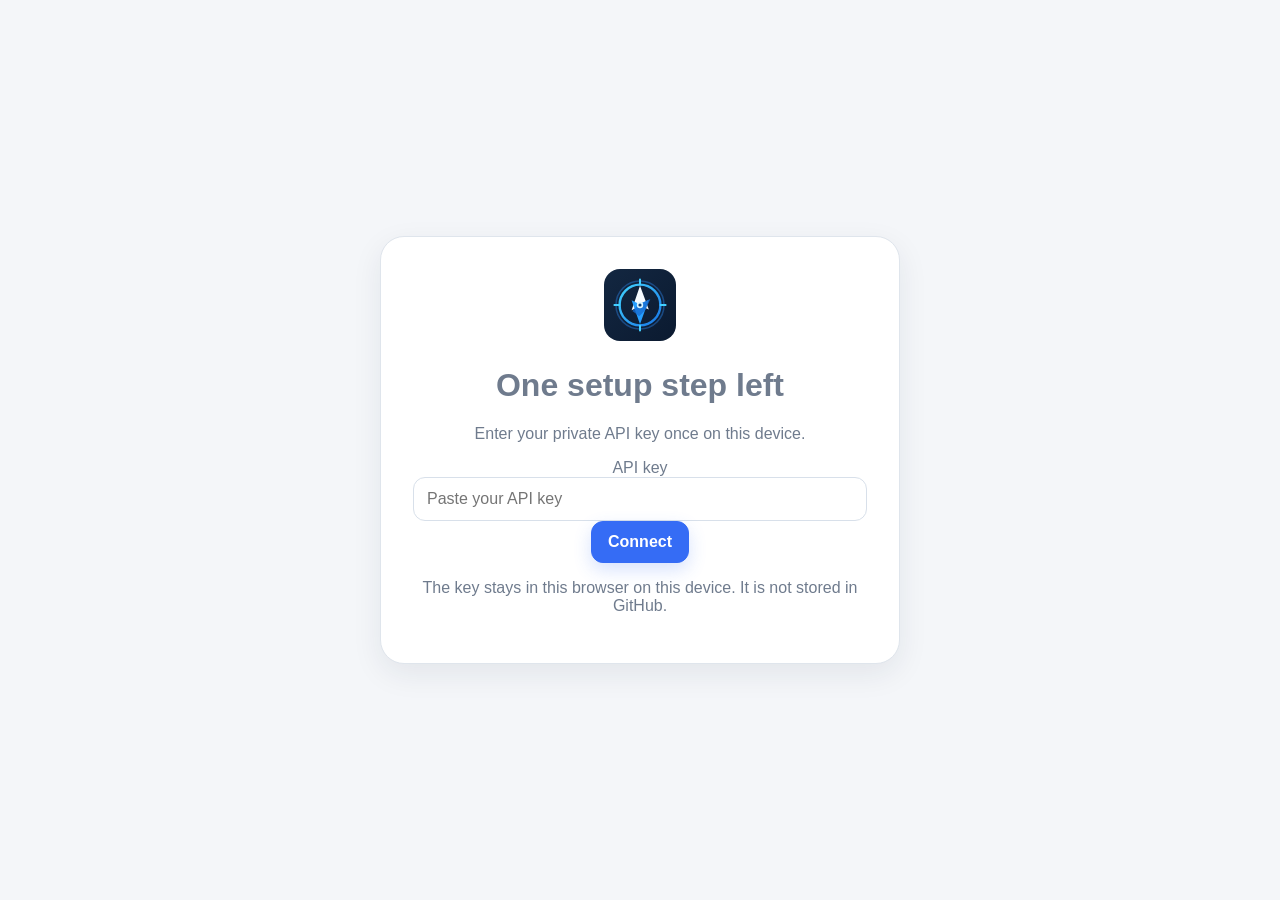
<file: index.html>
<!doctype html>
<html lang="en">
<head>
  <meta charset="utf-8">
  <meta name="viewport" content="width=device-width,initial-scale=1,viewport-fit=cover">
  <meta name="theme-color" content="#f4f6f9">
  <meta name="apple-mobile-web-app-capable" content="yes">
  <meta name="apple-mobile-web-app-status-bar-style" content="default">
  <meta name="apple-mobile-web-app-title" content="Forge Command">
  <title>Forge Command</title>
  <link rel="manifest" href="manifest.webmanifest">
  <link rel="icon" href="assets/icon.svg?v=3.9.0" type="image/svg+xml">
  <link rel="apple-touch-icon" href="assets/icon-180.png">
  <link rel="stylesheet" href="styles.css?v=3.9.0">
</head>
<body>
  <div id="boot" class="boot"><div class="spinner"></div><div>Connecting to your system…</div></div>
  <div id="setup" class="setup hidden">
    <div class="setup-card">
      <img src="assets/icon.svg" class="setup-logo" alt="">
      <h1>One setup step left</h1>
      <p>Enter your private API key once on this device.</p>
      <form id="setupForm">
        <input id="setupUrl" type="hidden">
        <label>API key</label>
        <input id="setupKey" class="field" type="password" autocomplete="off" placeholder="Paste your API key" required>
        <button class="btn primary" type="submit">Connect</button>
      </form>
      <p class="muted">The key stays in this browser on this device. It is not stored in GitHub.</p>
    </div>
  </div>

  <div id="app" class="shell hidden">
    <aside class="sidebar">
      <div class="brand">
        <div class="brand-mark"><img src="assets/icon.svg" alt=""></div>
        <div><strong>Forge Command</strong><span>PROFESSIONAL OPERATIONS · V3.9.0</span></div>
      </div>
      <nav id="sideNav"></nav>
      <div class="sidebar-foot">Google Sheets<br><span>Source of truth</span></div>
    </aside>

    <main class="main">
      <header class="topbar">
        <div>
          <div id="eyebrow" class="eyebrow">COMMAND CENTER</div>
          <h1 id="pageTitle">Today</h1>
          <div id="pageDate" class="page-date"></div>
        </div>
        <button id="headerAdd" class="btn primary">+ Add Action</button>
      </header>
      <section id="view"></section>
    </main>

    <nav id="bottomNav" class="bottom-nav"></nav>
    <button id="fab" class="fab" aria-label="Add action">+</button>
  </div>

  <div id="sheet" class="sheet hidden" aria-hidden="true">
    <div class="sheet-backdrop" data-close-sheet></div>
    <div class="sheet-panel">
      <div class="sheet-handle"></div>
      <div class="sheet-head"><h2 id="sheetTitle"></h2><button class="icon-btn" data-close-sheet>×</button></div>
      <div id="sheetBody"></div>
    </div>
  </div>

  <div id="toast" class="toast hidden"></div>

  <script src="config.js"></script>
  <script src="recurring36.js?v=3.9.0"></script>
  <script src="meeting39.js?v=3.9.0"></script>
  <script src="scheduler35.js?v=3.9.0"></script>
  <script src="atlas36-ui.js?v=3.9.0"></script>
  <script src="subactions38.js?v=3.9.0"></script>
  <script src="app.js?v=3.9.0"></script>
</body>
</html>
</file>
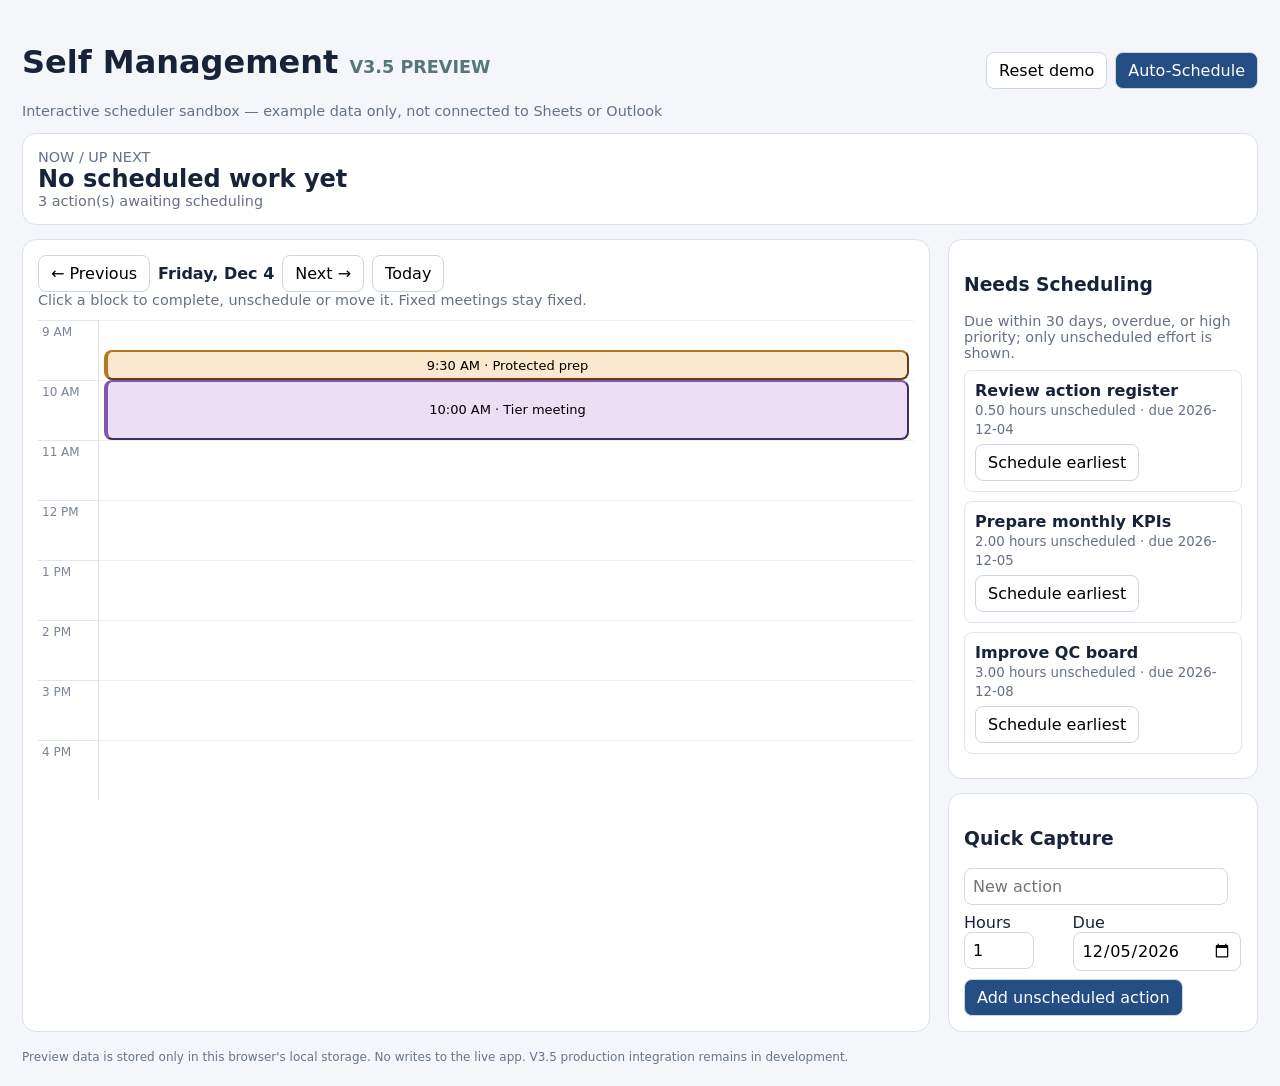
<file: calendar-v35-preview.html>
<!doctype html>
<html lang="en"><head><meta charset="utf-8"><meta name="viewport" content="width=device-width,initial-scale=1">
<title>V3.5 Scheduling Preview</title><link rel="stylesheet" href="styles.css">
<style>
body{background:#f4f6f9;font-family:system-ui,sans-serif;color:#172339;margin:0}.v35-wrap{max-width:1350px;margin:0 auto;padding:22px}.v35-top{display:flex;justify-content:space-between;align-items:center;gap:12px;flex-wrap:wrap}.v35-grid{display:grid;grid-template-columns:minmax(0,1fr) 310px;gap:18px}.v35-panel{background:white;border:1px solid #dce2e9;border-radius:14px;padding:15px;margin-top:14px}.v35-now{font-size:1.5rem;font-weight:750}.v35-muted{color:#657284;font-size:.9rem}.v35-toolbar{display:flex;gap:8px;flex-wrap:wrap;align-items:center}.v35-btn{padding:8px 12px;border:1px solid #cdd7e3;background:white;border-radius:8px;cursor:pointer}.v35-btn.primary{background:#234d83;color:white}.v35-timeline{display:grid;grid-template-columns:60px minmax(0,1fr);margin-top:12px}.v35-hour{height:60px;border-top:1px solid #e1e6ec;color:#788496;padding:4px;font-size:12px}.v35-track{position:relative;background:repeating-linear-gradient(to bottom,#e1e6ec 0px,#fff 1px,#fff 60px);border-left:1px solid #dce2e9}.v35-event{position:absolute;left:5px;right:5px;border-radius:8px;padding:6px 8px;overflow:hidden;font-size:13px;border-left:4px solid #306db6;background:#dceafa;cursor:pointer;box-sizing:border-box}.v35-event.meeting{background:#ebdef5;border-color:#8255ae}.v35-event.prep{background:#fae9ce;border-color:#b5771c}.v35-event.manual{background:#d9f0e6;border-color:#21866c}.v35-task{border:1px solid #e1e6ec;border-radius:8px;padding:10px;margin:9px 0}.v35-task strong{display:block}.v35-task small{color:#657284}.v35-task button{margin:6px 4px 0 0}.v35-select{padding:8px;border:1px solid #d0d8e2;border-radius:8px;max-width:100%}.v35-banner{background:#fff2ce;padding:10px;border-radius:8px;margin:10px 0;font-size:.85rem}.v35-footer{font-size:12px;color:#697586;margin-top:18px}@media(max-width:780px){.v35-grid{grid-template-columns:1fr}.v35-wrap{padding:10px}}
</style></head><body><main class="v35-wrap">
<div class="v35-top"><div><h1>Self Management <span style="font-size:.55em;color:#577">V3.5 PREVIEW</span></h1><div class="v35-muted">Interactive scheduler sandbox — example data only, not connected to Sheets or Outlook</div></div><div class="v35-toolbar"><button class="v35-btn" id="reset">Reset demo</button><button class="v35-btn primary" id="autoschedule">Auto-Schedule</button></div></div>
<section class="v35-panel"><div class="v35-muted">NOW / UP NEXT</div><div id="upnext" class="v35-now">Loading…</div><div id="summary" class="v35-muted"></div></section>
<div class="v35-grid"><section class="v35-panel"><div class="v35-toolbar"><button class="v35-btn" id="previous">← Previous</button><strong id="daytitle"></strong><button class="v35-btn" id="next">Next →</button><button class="v35-btn" id="today">Today</button></div><div class="v35-muted">Click a block to complete, unschedule or move it. Fixed meetings stay fixed.</div><div id="conflicts"></div><div id="timeline"></div></section>
<aside><section class="v35-panel"><h3>Needs Scheduling</h3><div class="v35-muted">Due within 30 days, overdue, or high priority; only unscheduled effort is shown.</div><div id="queue"></div></section><section class="v35-panel"><h3>Quick Capture</h3><form id="capture"><input id="taskname" class="v35-select" placeholder="New action" required style="width:95%"><div style="display:flex;gap:8px;margin:8px 0"><label>Hours <input id="hours" class="v35-select" type="number" min=".25" step=".25" value="1" required style="width:70px"></label><label>Due <input id="due" class="v35-select" type="date" required></label></div><button class="v35-btn primary" type="submit">Add unscheduled action</button></form></section></aside></div>
<div class="v35-footer">Preview data is stored only in this browser's local storage. No writes to the live app. V3.5 production integration remains in development.</div>
</main><script src="scheduler-v35.js"></script><script>
(()=>{
const S=window.SelfManagementScheduler,store='sm-v35-demo-2',pad=n=>String(n).padStart(2,'0');
const day=(d)=>d.getFullYear()+'-'+pad(d.getMonth()+1)+'-'+pad(d.getDate());
const shift=(d,n)=>{let x=new Date(d);x.setDate(x.getDate()+n);return x};
const start=d=>d+'T09:00',end=d=>d+'T17:00',date=new Date();
let cursor=day(date),value;
const make=()=>{const d=day(date);return {tasks:[{actionId:'1',task:'Prepare monthly KPIs',dueDate:day(shift(date,1)),priority:'High',estimatedMinutes:120,status:'Open'},{actionId:'2',task:'Improve QC board',dueDate:day(shift(date,4)),priority:'Medium',estimatedMinutes:180,status:'Open'},{actionId:'3',task:'Review action register',dueDate:d,priority:'Medium',estimatedMinutes:30,status:'Open'}],blocks:[{kind:'meeting',start:d+'T10:00',end:d+'T11:00',title:'Tier meeting'},{kind:'prep',start:d+'T09:30',end:d+'T10:00',title:'Protected prep'}]};};
try{value=JSON.parse(localStorage.getItem(store))||make()}catch{value=make()}
const save=()=>{localStorage.setItem(store,JSON.stringify(value));render()};
const fmt=t=>new Date(t).toLocaleTimeString([],{hour:'numeric',minute:'2-digit'});
function schedule(){const dates=Array.from({length:30},(_,i)=>day(shift(new Date(),i)));const result=S.autoSchedule({tasks:value.tasks,blocks:value.blocks,workWindows:dates.filter(d=>{const n=new Date(d+'T12:00').getDay();return n>0&&n<6}).map(d=>({start:start(d),end:end(d)})),now:new Date()});value.blocks=result.blocks;save();}
function showBlock(b){if(b.kind==='meeting'||b.kind==='prep'){alert('Protected calendar commitment — cannot move automatically.');return}
const task=value.tasks.find(t=>t.actionId===b.actionId);const choice=prompt('Action: '+(task?.task||'')+'\nEnter: done, more, unschedule, next, or cancel','more');if(!choice)return;
if(choice==='unschedule'||choice==='next'){value.blocks=value.blocks.filter(x=>x!==b);if(choice==='next'){const n=new Date(b.start);n.setDate(n.getDate()+7);const e=new Date(b.end);e.setDate(e.getDate()+7);value.blocks.push({...b,start:local(n),end:local(e),kind:'manual'})}save();return}
if(choice==='done'||choice==='more'){const answer=choice==='done'?confirm('Did you COMPLETE the whole action?'):false;
value.blocks=value.blocks.filter(x=>x!==b);
if(answer){task.status='Done';task.remainingMinutes=0;value.blocks=value.blocks.filter(x=>x.actionId!==task.actionId)}
else {const x=prompt('How many hours of work remain?',String(task?.remainingMinutes!=null?task.remainingMinutes/60:task.estimatedMinutes/60));if(x===null)return save();const n=Number(x);if(!Number.isFinite(n)||n<0)return alert('Enter valid hours');task.remainingMinutes=Math.round(n*60)}
save();}
}
function local(d){return day(d)+'T'+pad(d.getHours())+':'+pad(d.getMinutes())}
function render(){document.getElementById('due').value ||=day(shift(new Date(),1));document.getElementById('daytitle').textContent=new Date(cursor+'T12:00').toLocaleDateString([],{weekday:'long',month:'short',day:'numeric'});
const blocks=value.blocks.filter(b=>b.start.slice(0,10)===cursor).sort((a,b)=>a.start.localeCompare(b.start));let hours='',events='';
for(let h=9;h<17;h++)hours+='<div class="v35-hour">'+((h+11)%12+1)+(h<12?' AM':' PM')+'</div>';
const track=document.createElement('div');track.className='v35-track';track.style.height='480px';
blocks.forEach((b,i)=>{const t=new Date(b.start),e=new Date(b.end);const from=Math.max(0,(t.getHours()-9)*60+t.getMinutes()),length=Math.max(20,Math.round((e-t)/60000));const el=document.createElement('button');el.className='v35-event '+b.kind;el.style.top=from+'px';el.style.height=Math.min(length,480-from)+'px';el.textContent=fmt(b.start)+' · '+(b.title||value.tasks.find(x=>x.actionId===b.actionId)?.task||'Action');el.onclick=()=>showBlock(b);track.appendChild(el)});
const timeline=document.getElementById('timeline');timeline.innerHTML='<div class="v35-timeline"><div>'+hours+'</div><div id="v35-track"></div></div>';document.getElementById('v35-track').replaceWith(track);
const queue=S.needsScheduling(value.tasks,value.blocks,new Date());document.getElementById('queue').innerHTML=queue.length?'':'<p class="v35-muted">Everything in the horizon has a slot.</p>';
queue.forEach(t=>{const el=document.createElement('div');el.className='v35-task';const name=document.createElement('strong');name.textContent=t.task;el.appendChild(name);const details=document.createElement('small');details.textContent=(t.unscheduledMinutes/60).toFixed(2)+' hours unscheduled · due '+(t.dueDate||'anytime');el.appendChild(details);const b=document.createElement('button');b.className='v35-btn';b.textContent='Schedule earliest';b.onclick=schedule;el.appendChild(document.createElement('br'));el.appendChild(b);document.getElementById('queue').appendChild(el)});
const future=value.blocks.filter(b=>b.kind!=='meeting'&&b.kind!=='prep'&&new Date(b.end)>new Date()).sort((a,b)=>a.start.localeCompare(b.start));const upcoming=future[0];document.getElementById('upnext').textContent=upcoming?(value.tasks.find(t=>t.actionId===upcoming.actionId)?.task||'Action'):'No scheduled work yet';document.getElementById('summary').textContent=upcoming?fmt(upcoming.start)+' – '+fmt(upcoming.end)+' · '+((new Date(upcoming.end)-new Date(upcoming.start))/3600000).toFixed(1)+' h':queue.length+' action(s) awaiting scheduling';
const conflict=value.blocks.filter(b=>b.kind==='manual'&&value.blocks.some(m=>m.kind==='meeting'&&S.overlaps(b,m)));document.getElementById('conflicts').innerHTML=conflict.length?'<p class="v35-banner">⚠ Manually scheduled work overlaps a meeting. Please resolve it.</p>':'';}
document.getElementById('autoschedule').onclick=schedule;document.getElementById('reset').onclick=()=>{if(confirm('Reset this demo?')){value=make();save()}};document.getElementById('previous').onclick=()=>{cursor=day(shift(new Date(cursor+'T12:00'),-1));render()};document.getElementById('next').onclick=()=>{cursor=day(shift(new Date(cursor+'T12:00'),1));render()};document.getElementById('today').onclick=()=>{cursor=day(new Date());render()};
document.getElementById('capture').onsubmit=e=>{e.preventDefault();value.tasks.push({actionId:'preview-'+Date.now(),task:document.getElementById('taskname').value.trim(),dueDate:document.getElementById('due').value,priority:'Medium',estimatedMinutes:Math.round(Number(document.getElementById('hours').value)*60),status:'Open'});document.getElementById('taskname').value='';save()};render();
})();
</script></body></html>
</file>
<file: styles.css>
:root{--bg:#f4f6f9;--card:#fff;--ink:#14213d;--muted:#6f7b8d;--line:#dfe5ec;--blue:#356cf5;--blue2:#2557d6;--soft:#edf3ff;--red:#d74444;--amber:#a76d00;--green:#2d9d59;--shadow:0 10px 30px rgba(20,33,61,.08);--radius:18px;--safe-bottom:env(safe-area-inset-bottom,0px)}
*{box-sizing:border-box}html,body{margin:0;min-height:100%;font-family:Inter,-apple-system,BlinkMacSystemFont,"Segoe UI",Roboto,Arial,sans-serif;color:var(--ink);background:var(--bg)}button,input,select,textarea{font:inherit}button{cursor:pointer}.hidden{display:none!important}.boot,.setup{min-height:100vh;display:grid;place-items:center;gap:14px;color:var(--muted)}.spinner{width:28px;height:28px;border:3px solid #d9e2f2;border-top-color:var(--blue);border-radius:50%;animation:spin .8s linear infinite}@keyframes spin{to{transform:rotate(360deg)}}.setup-card{max-width:520px;background:#fff;border:1px solid var(--line);border-radius:24px;padding:32px;text-align:center;box-shadow:var(--shadow)}.setup-logo{width:72px}.setup-card code{background:#f0f3f8;padding:2px 6px;border-radius:6px}.muted{color:var(--muted)}
.shell{min-height:100vh}.sidebar{position:fixed;left:0;top:0;bottom:0;width:260px;background:#fff;border-right:1px solid var(--line);padding:24px 18px;display:flex;flex-direction:column;z-index:20}.brand{display:flex;gap:12px;align-items:center;padding:4px 8px 22px}.brand-mark{width:46px;height:46px;flex:0 0 46px}.brand-mark img{display:block;width:100%;height:100%;object-fit:contain}.brand strong{display:block;font-size:17px}.brand span{display:block;color:var(--muted);font-size:12px;margin-top:3px}.sidebar nav{display:grid;gap:6px}.nav-btn{border:0;background:transparent;color:#536073;padding:12px 14px;border-radius:12px;display:flex;align-items:center;gap:12px;text-align:left;font-weight:650}.nav-btn.active{background:var(--soft);color:var(--blue)}.nav-ico{width:20px;text-align:center}.sidebar-foot{margin-top:auto;padding:12px;color:#8d98a8;font-size:12px}.sidebar-foot span{font-size:11px}.main{margin-left:260px;padding:34px 38px 70px;max-width:1500px}.topbar{display:flex;justify-content:space-between;align-items:flex-start;margin-bottom:28px}.eyebrow{font-size:12px;letter-spacing:.18em;color:var(--blue);font-weight:800}.topbar h1{font-size:34px;margin:5px 0 4px;letter-spacing:-.03em}.page-date{color:var(--muted)}.btn{border:1px solid var(--line);background:#fff;color:var(--ink);border-radius:12px;padding:11px 16px;font-weight:750}.btn.primary{background:var(--blue);border-color:var(--blue);color:#fff;box-shadow:0 7px 18px rgba(53,108,245,.2)}.btn.ghost{background:transparent}.btn.danger{color:var(--red)}
.kpis{display:grid;grid-template-columns:repeat(4,1fr);gap:14px;margin-bottom:18px}.kpi{background:#fff;border:1px solid var(--line);border-radius:var(--radius);padding:19px;min-height:112px}.kpi-label{font-size:11px;font-weight:800;letter-spacing:.12em;color:#6b7688}.kpi-value{font-size:30px;font-weight:850;margin-top:12px}.kpi-sub{font-size:12px;color:var(--muted);margin-top:4px}.card{background:var(--card);border:1px solid var(--line);border-radius:var(--radius);box-shadow:0 2px 8px rgba(20,33,61,.02);overflow:hidden;margin-bottom:16px}.card-head{padding:17px 19px;border-bottom:1px solid var(--line);display:flex;align-items:center;justify-content:space-between;gap:12px}.card-head h3{margin:0;font-size:17px}.card-head p{margin:4px 0 0;color:var(--muted);font-size:12px}.card-body{padding:12px 18px}.action-row{display:grid;grid-template-columns:32px minmax(0,1fr) auto;gap:12px;align-items:center;padding:13px 0;border-bottom:1px solid #edf0f4}.action-row:last-child{border-bottom:0}.check{width:24px;height:24px;border:1.5px solid #cfd8e5;border-radius:8px;background:#fff}.action-main strong{display:block;font-size:14px}.meta{display:flex;flex-wrap:wrap;gap:7px;color:var(--muted);font-size:11px;margin-top:5px}.pill{display:inline-flex;align-items:center;border-radius:999px;padding:3px 7px;font-size:10px;font-weight:800;background:#eef2f7;color:#586477}.pill.high{background:#fff0f0;color:#c13737}.pill.medium{background:#fff7df;color:#966400}.pill.low{background:#edf7ef;color:#34774b}.row-actions{display:flex;gap:8px}.link-btn{border:0;background:transparent;color:var(--blue);font-weight:750;padding:6px}.quick{display:grid;grid-template-columns:1fr auto;gap:10px}.field,textarea,select{width:100%;border:1px solid #d8e0ea;border-radius:12px;background:#fff;padding:12px 13px;color:var(--ink);outline:none}.field:focus,textarea:focus,select:focus{border-color:#8ca9ff;box-shadow:0 0 0 3px rgba(53,108,245,.1)}textarea{min-height:110px;resize:vertical}.form-grid{display:grid;grid-template-columns:1fr 1fr;gap:13px}.form-group{display:grid;gap:6px}.form-group.full{grid-column:1/-1}.form-group label{font-size:12px;color:#5f6b7d;font-weight:700}.toggle-row{display:flex;align-items:center;gap:9px}.empty{padding:28px;text-align:center;color:var(--muted)}
.filters{display:grid;grid-template-columns:1fr 160px 160px;gap:10px;margin-bottom:12px}.action-table{width:100%;border-collapse:collapse}.action-table th{text-align:left;color:#7b8798;font-size:10px;letter-spacing:.08em;padding:10px 12px;border-bottom:1px solid var(--line)}.action-table td{padding:12px;border-bottom:1px solid #edf0f4;font-size:12px;vertical-align:middle}.action-table tr:last-child td{border-bottom:0}.task-cell strong{display:block;font-size:13px}.task-cell span{display:block;color:var(--muted);margin-top:3px;font-size:11px}
.calendar-toolbar{display:flex;justify-content:space-between;gap:12px;align-items:center;flex-wrap:wrap}.seg{display:flex;background:#eff3f8;padding:3px;border-radius:10px}.seg button{border:0;background:transparent;padding:8px 12px;border-radius:8px;color:#6d7889;font-weight:750}.seg button.active{background:#fff;color:var(--blue);box-shadow:0 1px 4px rgba(0,0,0,.08)}.cal-nav{display:flex;gap:7px}.cal-grid{display:grid;grid-template-columns:repeat(7,1fr);border-top:1px solid var(--line);border-left:1px solid var(--line)}.cal-cell{min-height:132px;border-right:1px solid var(--line);border-bottom:1px solid var(--line);padding:8px;background:#fff}.cal-day{font-weight:800;font-size:12px;margin-bottom:8px}.cal-day.today span{display:inline-grid;place-items:center;background:var(--blue);color:#fff;width:26px;height:26px;border-radius:50%}.cal-event{font-size:10px;padding:5px 6px;background:#edf3ff;color:#2f57bd;border-radius:6px;margin:4px 0;white-space:nowrap;overflow:hidden;text-overflow:ellipsis}.cal-routine{font-size:10px;color:#6e7786;margin-top:5px}.week-grid{display:grid;grid-template-columns:repeat(7,1fr);gap:10px}.week-day{background:#fff;border:1px solid var(--line);border-radius:14px;padding:12px;min-height:240px}.week-day h4{margin:0 0 9px;font-size:12px}.day-list{display:grid;gap:10px}.agenda-item{border:1px solid var(--line);border-radius:12px;padding:12px;background:#fff}.agenda-item strong{display:block}.agenda-item .meta{margin-top:6px}
.more-grid{display:grid;grid-template-columns:repeat(2,minmax(0,1fr));gap:12px}.more-card{background:#fff;border:1px solid var(--line);border-radius:16px;padding:18px;text-align:left}.more-card strong{display:block;font-size:16px}.more-card span{display:block;color:var(--muted);font-size:12px;margin-top:4px}.log-row,.brag-row,.project-row{padding:14px 0;border-bottom:1px solid #edf0f4}.log-row:last-child,.brag-row:last-child,.project-row:last-child{border-bottom:0}.log-row strong,.brag-row strong,.project-row strong{display:block}.project-grid{display:grid;grid-template-columns:repeat(3,1fr);gap:12px}.project-tile{background:#fff;border:1px solid var(--line);border-radius:16px;padding:16px}.project-tile h3{margin:0 0 7px}.status-dot{width:9px;height:9px;border-radius:50%;display:inline-block;margin-right:5px}.status-dot.green{background:#38a85d}.status-dot.yellow{background:#dfae2d}.status-dot.red{background:#db5252}
.sheet{position:fixed;inset:0;z-index:100}.sheet-backdrop{position:absolute;inset:0;background:rgba(19,30,50,.36)}.sheet-panel{position:absolute;right:0;top:0;bottom:0;width:min(560px,94vw);background:#fff;padding:22px;overflow:auto;box-shadow:-15px 0 40px rgba(0,0,0,.16)}.sheet-handle{display:none}.sheet-head{display:flex;align-items:center;justify-content:space-between;margin-bottom:18px}.sheet-head h2{margin:0}.icon-btn{border:0;background:#f0f3f7;width:36px;height:36px;border-radius:50%;font-size:22px}.sheet-actions{display:flex;justify-content:flex-end;gap:10px;margin-top:18px}.toast{position:fixed;left:50%;bottom:30px;transform:translateX(-50%);background:#17223a;color:#fff;padding:11px 16px;border-radius:12px;z-index:200;box-shadow:var(--shadow)}.bridge{position:fixed;width:1px;height:1px;opacity:0;pointer-events:none;border:0}.bottom-nav,.fab{display:none}

@media(max-width:800px){
 body{background:#f5f7fa}.sidebar{display:none}.main{margin-left:0;padding:0 0 calc(82px + var(--safe-bottom));max-width:none}.topbar{position:sticky;top:0;z-index:15;background:rgba(245,247,250,.96);backdrop-filter:blur(12px);padding:16px 16px 12px;margin:0;border-bottom:1px solid #e6ebf1}.eyebrow{font-size:10px}.topbar h1{font-size:27px;margin-top:3px}.page-date{font-size:13px}.topbar .btn{display:none}#view{padding:12px}.kpis{grid-template-columns:1fr 1fr;gap:10px;margin-bottom:12px}.kpi{padding:14px;min-height:92px;border-radius:15px}.kpi-value{font-size:26px;margin-top:9px}.kpi-sub{display:none}.card{border-radius:16px;margin-bottom:12px;box-shadow:none}.card-head{padding:14px}.card-body{padding:6px 14px}.action-row{grid-template-columns:30px 1fr;padding:13px 0}.row-actions{grid-column:2;justify-content:flex-start;margin-top:-4px}.quick{grid-template-columns:1fr}.quick .btn{width:100%}.filters{grid-template-columns:1fr 1fr}.filters .search{grid-column:1/-1}.action-table{display:block}.action-table thead{display:none}.action-table tbody,.action-table tr,.action-table td{display:block}.action-table tr{border-bottom:1px solid #e8edf3;padding:12px}.action-table td{padding:3px 0;border:0}.action-table td:not(:first-child){font-size:11px;color:var(--muted)}.task-cell strong{font-size:15px}.form-grid{grid-template-columns:1fr}.form-group.full{grid-column:auto}.calendar-toolbar{align-items:stretch}.seg{width:100%}.seg button{flex:1}.cal-grid,.week-grid{display:block;border:0}.cal-cell,.week-day{min-height:auto;border:1px solid var(--line);border-radius:13px;margin-bottom:9px;padding:12px}.cal-cell.other-month{display:none}.calendar-month .cal-cell:not(.has-items):not(.today-cell){display:none}.calendar-month .cal-day{font-size:14px}.project-grid,.more-grid{grid-template-columns:1fr}.sheet-panel{top:auto;right:0;left:0;bottom:0;width:100%;max-height:92vh;border-radius:22px 22px 0 0;padding:12px 16px calc(20px + var(--safe-bottom))}.sheet-handle{display:block;width:42px;height:5px;border-radius:5px;background:#d6dde7;margin:2px auto 12px}.sheet-head{margin-bottom:14px}.bottom-nav{display:grid;position:fixed;left:0;right:0;bottom:0;grid-template-columns:repeat(4,1fr);background:rgba(255,255,255,.97);border-top:1px solid var(--line);z-index:30;padding:7px 6px calc(7px + var(--safe-bottom));backdrop-filter:blur(14px)}.bottom-nav button{border:0;background:transparent;display:grid;gap:3px;place-items:center;color:#697587;font-size:10px;font-weight:750;padding:5px;border-radius:10px}.bottom-nav button.active{color:var(--blue);background:#eef3ff}.bottom-nav .ico{font-size:18px}.fab{display:grid;place-items:center;position:fixed;right:16px;bottom:calc(75px + var(--safe-bottom));width:54px;height:54px;border:0;border-radius:50%;background:var(--blue);color:#fff;font-size:30px;box-shadow:0 9px 24px rgba(53,108,245,.35);z-index:29}.toast{bottom:calc(90px + var(--safe-bottom));max-width:90%;white-space:normal;text-align:center}.hide-mobile{display:none!important}
}


/* V3.2 Goals */
.goal-grid{display:grid;grid-template-columns:repeat(3,minmax(0,1fr));gap:14px;margin-bottom:16px}.goal-card{width:100%;color:var(--ink);background:#fff;border:1px solid var(--line);border-radius:18px;padding:18px;text-align:left;box-shadow:0 2px 8px rgba(20,33,61,.02);transition:transform .12s ease,border-color .12s ease,box-shadow .12s ease}.goal-card:hover{transform:translateY(-1px);border-color:#c8d5eb;box-shadow:0 8px 22px rgba(20,33,61,.07)}.goal-card h3{font-size:17px;line-height:1.3;margin:14px 0 7px}.goal-card-top{display:flex;justify-content:space-between;align-items:center;gap:10px}.goal-health{display:inline-flex;align-items:center;gap:6px;font-size:10px;font-weight:850;text-transform:uppercase;letter-spacing:.06em}.goal-health:before{content:"";width:8px;height:8px;border-radius:50%;background:#8c98a8}.goal-health.green:before{background:#38a85d}.goal-health.yellow:before{background:#dfae2d}.goal-health.red:before{background:#db5252}.progress{height:8px;background:#edf1f6;border-radius:999px;overflow:hidden;margin:16px 0 8px}.progress>div{height:100%;background:linear-gradient(90deg,var(--blue),#6f8fff);border-radius:inherit;min-width:0}.progress.large{height:11px;margin:18px 0 9px}.goal-progress-row{display:flex;justify-content:space-between;gap:12px;align-items:center;color:var(--muted);font-size:11px}.goal-progress-row strong{color:var(--ink);font-size:13px}.goal-detail-head{display:flex;justify-content:space-between;gap:16px;align-items:flex-start;margin:2px 0 18px;padding:16px;border:1px solid var(--line);border-radius:16px;background:#f8faff}.goal-detail-head>div{min-width:0;flex:1}.goal-milestone{display:grid;grid-template-columns:30px minmax(0,1fr) auto;gap:12px;align-items:center;padding:13px 0;border-bottom:1px solid #edf0f4}.goal-milestone:last-child{border-bottom:0}.goal-measure p{margin:0;line-height:1.55}.goal-measure-grid{display:grid;grid-template-columns:1fr 1fr;gap:10px;margin-top:14px}.goal-measure-grid>div{padding:13px;border-radius:12px;background:#f5f7fb;border:1px solid #e8edf3}.goal-measure-grid span{display:block;color:var(--muted);font-size:10px;text-transform:uppercase;letter-spacing:.08em;font-weight:800}.goal-measure-grid strong{display:block;margin-top:5px;font-size:16px}.goal-link{color:#4d69ad}.inline-actions{display:flex;gap:4px;align-items:center;flex-wrap:wrap}.linked-button-row{display:block;width:100%;border:0;border-bottom:1px solid #edf0f4;background:transparent;padding:14px 0;text-align:left;color:var(--ink)}.linked-button-row:last-child{border-bottom:0}.linked-button-row:hover strong{color:var(--blue)}.linked-button-row strong{display:block}.project-detail-tools{display:flex;align-items:center;justify-content:space-between;gap:12px;margin-bottom:14px}.sheet-panel.wide{width:min(860px,94vw)}

/* V3.1 Notes */
.notes-toolbar{margin-bottom:12px}.note-card{border:1px solid var(--line);border-radius:14px;padding:15px 16px;margin-bottom:10px;background:#fff}.note-card:last-child{margin-bottom:0}.note-top{display:flex;justify-content:space-between;gap:12px;align-items:flex-start}.note-top strong{font-size:15px}.note-text{margin-top:10px;line-height:1.55;color:#354052;white-space:normal}.note-delete{color:var(--red)}
@media(max-width:800px){.note-card{padding:14px}.note-top{display:block}.note-top .row-actions{margin-top:8px;display:flex;gap:12px}.note-text{font-size:14px}}

@media(max-width:800px){.goal-grid{grid-template-columns:1fr;gap:10px}.goal-card{padding:16px;border-radius:16px}.goal-card h3{font-size:16px;margin:12px 0 6px}.goal-progress-row{align-items:flex-start}.goal-progress-row span{text-align:right}.goal-detail-head{display:block;padding:14px}.goal-detail-head>.btn{margin-top:12px;width:100%}.goal-measure-grid{grid-template-columns:1fr 1fr}.goal-milestone{grid-template-columns:30px minmax(0,1fr)}.goal-milestone>.link-btn{grid-column:2;justify-self:start;padding-left:0}.sheet-panel.wide{width:100%}.project-detail-tools{align-items:flex-start}.project-detail-tools .btn{flex:0 0 auto}.inline-actions{justify-content:flex-end}}

/* V3.3 Time Tracking */
.time-two-col{display:grid;grid-template-columns:1fr 1fr;gap:16px}.time-break-row{display:flex;justify-content:space-between;align-items:center;gap:12px;padding:11px 0;border-bottom:1px solid #edf0f4}.time-break-row:last-child{border-bottom:0}.time-entry-row{width:100%;display:grid;grid-template-columns:minmax(0,1fr) auto;gap:16px;align-items:center;text-align:left;border:0;border-bottom:1px solid #edf0f4;background:transparent;padding:13px 0;color:var(--ink)}.time-entry-row:last-child{border-bottom:0}.time-entry-row:hover strong:first-child{color:var(--blue)}.completion-action{padding:14px 15px;border:1px solid var(--line);border-radius:14px;background:#f7f9fd;margin-bottom:14px}.completion-action strong{display:block;font-size:15px}.time-entry-row>strong{font-size:15px}.btn.danger{color:#bb3344}.btn.danger:hover{background:#fff2f3}.goal-detail-head .inline-actions,.project-detail-tools .inline-actions{display:flex;gap:8px;flex-wrap:wrap}
@media(max-width:800px){.time-two-col{grid-template-columns:1fr}.time-entry-row{grid-template-columns:minmax(0,1fr) auto}.goal-detail-head .inline-actions,.project-detail-tools .inline-actions{width:100%;margin-top:10px}.goal-detail-head .inline-actions .btn,.project-detail-tools .inline-actions .btn{flex:1}.completion-action{margin-bottom:12px}}
/* V3.4 – overdue visibility and save feedback */
.action-row.today-overdue{background:#fff0f0;border-left:4px solid #d74444;padding-left:12px;border-radius:7px;}
.action-row.today-overdue .action-main strong{color:#8d2222;}
.action-row.today-overdue .meta:after{content:"OVERDUE";color:#b4232c;font-size:10px;font-weight:800;letter-spacing:.05em;}
.repeat-preview-row{display:flex;justify-content:space-between;align-items:center;gap:12px;padding:12px 4px;border-bottom:1px solid #edf0f4;}
.repeat-preview-row:last-child{border-bottom:0;}
.repeat-preview-row strong{font-size:13px;}
.repeat-date{white-space:nowrap;color:var(--muted);font-size:12px;}
.sheet-actions button:disabled{cursor:wait;opacity:.7;}


/* V3.5 — calendar-first planning */
.plan-head{display:flex;align-items:center;justify-content:space-between;gap:18px;margin-bottom:16px;padding:18px 20px;background:#172746;color:#fff;border-radius:18px}
.plan-head h2{margin:6px 0 0;font-size:22px;letter-spacing:-.02em}.plan-eyebrow{font-size:10px;font-weight:800;letter-spacing:.16em;color:#99b7ff}.plan-head .btn{background:#fff;color:#233a66;border-color:#fff;font-size:12px}
.plan-now-grid{display:grid;grid-template-columns:1fr 1fr;gap:12px;margin-bottom:12px}.plan-now-tile{background:#fff;border:1px solid var(--line);border-left:4px solid #356cf5;border-radius:14px;padding:17px;min-height:110px}.plan-now-tile strong{display:block;font-size:17px;margin:9px 0}.plan-now-tile .link-btn{padding-left:0}.plan-now-tile:nth-child(2){border-left-color:#2d9d59}
.plan-review-strip{background:#fff8e7;border:1px solid #f2dc9c;padding:12px 15px;border-radius:12px;display:flex;align-items:center;flex-wrap:wrap;gap:10px;margin-bottom:14px}.plan-review-strip .btn{padding:8px 10px;font-size:12px;background:#fff}
.plan-toolbar{display:flex;justify-content:space-between;align-items:center;gap:12px;flex-wrap:wrap;margin:8px 0 16px}.plan-toolbar .seg button{min-width:72px}.plan-view-sub{font-size:12px;color:var(--muted);margin:4px 0 14px}
.plan-day{border-top:1px solid var(--line)}.plan-slot{display:grid;grid-template-columns:84px minmax(0,1fr);gap:10px;min-height:57px;border-bottom:1px dashed #e5ebf2;align-items:stretch}.plan-slot:hover,.plan-week-day:hover{background:#f8faff}.plan-hour{font-size:11px;color:#7a8797;padding:16px 7px 0 3px;white-space:nowrap}.plan-slot-work{display:flex;flex-wrap:wrap;align-items:center;gap:7px;min-width:0;padding:5px 0}
.plan-block{display:block;text-align:left;width:100%;border:1px solid #cddcfb;border-left:4px solid #356cf5;border-radius:10px;background:#eef3ff;color:#193d7c;padding:9px 11px;cursor:grab;min-width:0}.plan-block.meeting{border-color:#d9c9ef;border-left-color:#8764b7;background:#f5f0fb;color:#56367f}.plan-block.prep{border-color:#f0d5a9;border-left-color:#cf892e;background:#fff5e7;color:#805119}.plan-block strong{display:block;font-size:12px;line-height:1.4;overflow-wrap:anywhere}.plan-block small{display:block;font-size:10px;margin-top:4px;color:inherit;opacity:.8}
.plan-week-grid{display:grid;grid-template-columns:repeat(7,minmax(0,1fr));gap:9px}.plan-week-day{border:1px solid var(--line);border-radius:12px;min-height:170px;padding:9px;min-width:0;background:#fff}.plan-week-title{display:flex;justify-content:space-between;align-items:center;gap:2px;border-bottom:1px solid #edf0f4;padding-bottom:7px;margin-bottom:8px}.plan-week-title strong{font-size:11px}.plan-week-title .link-btn{padding:2px}.plan-week-list{display:grid;gap:6px}.plan-week-list .plan-block{padding:8px;font-size:11px}.plan-week-list .muted{font-size:11px}
.plan-month-grid{display:grid;grid-template-columns:repeat(7,minmax(0,1fr));gap:5px}.plan-month-day{min-height:78px;border:1px solid var(--line);background:#fff;border-radius:10px;padding:8px;text-align:left}.plan-month-day.other{opacity:.45}.plan-month-day strong{display:block;font-size:12px}.plan-month-day span{display:block;margin-top:9px;font-size:10px;color:#356cf5;font-weight:700}.plan-month-day:hover{border-color:#356cf5}
.plan-backlog-row{display:flex;align-items:center;justify-content:space-between;gap:14px;padding:13px 1px;border-bottom:1px solid #edf0f4}.plan-backlog-row:last-child{border-bottom:0}.plan-backlog-row strong{display:block;font-size:13px;overflow-wrap:anywhere}.plan-backlog-row .btn{flex:0 0 auto;font-size:12px;padding:9px 11px}.plan-needs>.card-head .btn{font-size:12px}
.plan-review-actions{flex-wrap:wrap}.plan-calendar .card-body{padding:15px 18px}
@media(max-width:1100px){.plan-week-grid{grid-template-columns:repeat(4,minmax(0,1fr))}}
@media(max-width:800px){.plan-head{margin:0 0 12px;padding:15px;align-items:flex-start;flex-direction:column}.plan-head h2{font-size:19px}.plan-head .inline-actions{width:100%}.plan-head .btn{flex:1}.plan-now-grid{gap:8px}.plan-now-tile{padding:12px;min-height:98px}.plan-now-tile strong{font-size:13px}.plan-now-tile .meta{font-size:10px}.plan-toolbar{align-items:stretch}.plan-toolbar .seg{width:100%}.plan-toolbar .seg button{flex:1}.plan-toolbar .cal-nav{justify-content:space-between;width:100%}.plan-week-grid{grid-template-columns:1fr 1fr}.plan-week-day{min-height:105px}.plan-slot{grid-template-columns:73px minmax(0,1fr);min-height:60px;gap:6px}.plan-hour{font-size:10px}.plan-block{padding:9px}.plan-calendar .card-body{padding:12px}.plan-backlog-row .meta{gap:5px}.plan-needs>.card-head{align-items:flex-start;gap:6px}.plan-needs>.card-head .btn{padding:8px}.plan-month-day{min-height:48px;padding:6px}.plan-month-day span{font-size:9px}}
@media(max-width:380px){.plan-week-grid{grid-template-columns:1fr}.plan-now-grid{grid-template-columns:1fr}}


/* V3.5.1 — duration-aware day-view blocks */
.plan-day{--plan-slot-height:58px}
.plan-day .plan-slot{height:var(--plan-slot-height);min-height:0}
.plan-day .plan-slot-work{position:relative;display:block;overflow:visible;padding:0}
.plan-day .plan-slot-work>.plan-block{
  position:absolute;
  top:calc(4px + var(--plan-start-offset,0)*var(--plan-slot-height));
  left:0;
  width:100%;
  height:calc(var(--plan-length,1)*var(--plan-slot-height) - 8px);
  z-index:2;
  overflow:hidden;
}
.plan-day .plan-block.plan-compact{padding:2px 6px;border-radius:5px}
.plan-day .plan-block.plan-compact strong{line-height:15px;white-space:nowrap;overflow:hidden;text-overflow:ellipsis}
.plan-day .plan-block.plan-compact small{display:none}
@media(max-width:800px){.plan-day{--plan-slot-height:60px}}

/* Forge Command 3.6 brand + recurring meeting controls */
.brand strong{letter-spacing:-.025em}
.brand span{font-size:10px;font-weight:760;letter-spacing:.045em;white-space:normal;line-height:1.4}
.atlas-repeat-fields{background:#f7faff;border:1px solid #e1eafb;border-radius:12px;padding:12px;margin-top:14px}
.atlas-weekdays{display:flex;flex-wrap:wrap;gap:6px;margin-top:5px}
.atlas-day-choice{cursor:pointer}
.atlas-day-choice input{position:absolute;opacity:0;pointer-events:none}
.atlas-day-choice span{display:inline-grid;min-width:40px;place-items:center;border:1px solid #d4deec;border-radius:10px;padding:9px 8px;background:#fff;color:#51627a;font-size:12px;font-weight:700}
.atlas-day-choice input:checked+span{background:#316cf1;border-color:#316cf1;color:#fff}
.atlas-day-choice input:focus-visible+span{outline:3px solid #a8c7ff;outline-offset:2px}
.atlas-repeat-hint{font-size:12px;color:var(--muted);padding-top:9px;line-height:1.45}
.atlas-repeat-info{font-size:12px;margin-top:12px}
.atlas-edit-buttons{flex-wrap:wrap}
@media(max-width:800px){.atlas-day-choice span{min-width:36px;padding:8px 6px}.atlas-repeat-fields{padding:10px}.brand span{font-size:9px}}

/* V3.6.1 — separate action-detail editing from schedule editing on calendar */
.plan-block.has-action-edit{position:relative;display:block;padding-right:95px}
.plan-block-main{display:block;width:100%;min-width:0;border:0;padding:0;margin:0;background:transparent;color:inherit;text-align:left;cursor:pointer}
.plan-block-main strong{display:block;overflow-wrap:anywhere}
.plan-block-main small{display:block}
.plan-block-main:focus-visible,.plan-action-edit:focus-visible{outline:3px solid #417ff6;outline-offset:2px;border-radius:5px}
.plan-action-edit{position:absolute;top:8px;right:8px;display:flex;align-items:center;justify-content:center;gap:2px;padding:5px 8px;border:1px solid currentColor;border-radius:7px;background:rgba(255,255,255,.85);color:#20488c;opacity:.95;font-size:11px;font-weight:800;line-height:1.1;cursor:pointer}
.plan-action-edit:hover{background:#fff;opacity:1}
.plan-day .plan-block.has-action-edit{position:absolute}
.plan-week-list .plan-block.has-action-edit{padding-right:42px}
.plan-week-list .plan-action-edit{right:3px;top:4px;padding:3px 5px}
.plan-week-list .action-edit-text{display:none}
.plan-day .plan-block.has-action-edit.plan-compact{padding-right:32px}
.plan-block.plan-compact .plan-action-edit{right:2px;top:2px;padding:0 3px;height:15px;font-size:11px;border-radius:4px}
.plan-block.plan-compact .action-edit-text{display:none}
.plan-day .plan-block.plan-compact .plan-block-main strong{line-height:15px;white-space:nowrap;overflow:hidden;text-overflow:ellipsis}
.plan-day .plan-block.plan-compact .plan-block-main small{display:none}
@media(max-width:800px){.plan-action-edit{padding:5px 7px}.plan-week-list .plan-action-edit{min-height:25px;min-width:28px}.plan-week-list .plan-block.has-action-edit{padding-right:44px}}


/* Forge Command v3.7 — action/project linking and reversible deletion */
.action-controls37{white-space:nowrap}
.danger-link37{color:#bf353b}
.danger-link37:hover{color:#962127;text-decoration:underline}
.danger-link37:disabled{opacity:.4;cursor:not-allowed;text-decoration:none}
.project-card37{position:relative;display:flex;flex-direction:column;padding:0;overflow:hidden}
.project-tile-open37{display:block;flex:1;border:0;background:none;color:inherit;text-align:left;width:100%;padding:16px;cursor:pointer}
.project-tile-open37:hover h3{color:var(--blue)}
.project-card-delete37{align-self:flex-end;margin:0 12px 9px}
.backend-notice37{padding:10px 13px;background:#fff8e7;border:1px solid #ebdba3;border-radius:10px;color:#6e5600;font-size:12px;margin:0 0 12px}
.form-helper37{display:block;font-size:11px;color:var(--muted);line-height:1.4}
.action-row .danger-link37{color:#bf353b}
.sheet-actions .btn.danger{border-color:#f0c9cd;background:#fff5f5}
@media(max-width:800px){.action-controls37{white-space:normal}.project-tile-open37{padding:15px}}

.plan-review-error:not([hidden]){display:block;margin:12px 0 4px;padding:12px 14px;border:1px solid #e9b8b8;border-radius:10px;background:#fff2f2;color:#963333;line-height:1.45}


/* Forge Command V3.8 — Sub-Actions */
.subactions38{border-top:1px solid #e5eaf2;padding-top:18px;margin-top:8px;}
.subactions38-heading{display:flex;justify-content:space-between;align-items:center;gap:12px;margin-bottom:8px;}
.subactions38-heading label{margin:0;font-size:14px;font-weight:800;color:#18233e;}
.subactions38-progress{font-size:12px;font-weight:700;color:#516179;white-space:nowrap;}
.subactions38-track{height:6px;background:#e8edf2;border-radius:999px;overflow:hidden;margin-bottom:12px;}
.subactions38-bar{height:100%;width:0;background:#2b9a65;border-radius:999px;transition:width .18s ease;}
.subactions38-list{display:grid;gap:7px;}
.subactions38-row{display:flex;align-items:center;gap:8px;min-width:0;}
.subactions38-row>input[type="checkbox"]{width:19px;height:19px;flex:none;accent-color:#2b9a65;cursor:pointer;}
.subactions38-text.field{flex:1;min-width:0;height:38px;padding:7px 10px;font-size:13px;}
.subactions38-text.subactions38-done{text-decoration:line-through;color:#7a8596;background:#f7f9fb;}
.subactions38-move{display:flex;flex-direction:column;gap:0;}
.subactions38-icon{border:1px solid #dce3eb;background:#fff;color:#566780;border-radius:7px;min-width:29px;height:27px;cursor:pointer;font-size:16px;}
.subactions38-icon:disabled{opacity:.34;cursor:default;}
.subactions38-remove{color:#a6474f;min-width:30px;height:34px;font-size:19px;}
.subactions38-add{display:flex;align-items:center;gap:8px;margin-top:12px;}
.subactions38-add .field{flex:1;min-width:0;height:40px;}
.subactions38-add .btn{white-space:nowrap;}
.subactions38-hint,.subactions38-status{font-size:11px;color:#64748b;margin:7px 0 0;line-height:1.4;}
.subactions38-status{font-weight:650;color:#3c587a;}
.subactions38-error:not([hidden]){display:block;padding:10px 12px;background:#fff3f2;color:#943e3e;border:1px solid #f0c4c1;border-radius:9px;font-size:12px;}
.subactions38-count{display:inline-flex;align-items:center;border-radius:20px;padding:2px 8px;background:#ecf7ef;color:#296945;font-size:11px;font-weight:700;white-space:nowrap;}
.task-cell>.subactions38-count{margin:5px 0 1px;}
@media(max-width:600px){
  .subactions38-row{gap:5px;}
  .subactions38-icon{min-width:25px;}
  .subactions38-text.field{font-size:12px;padding:5px 7px;}
  .subactions38-add{gap:5px;}
}

/* Keep brand text within the sidebar without shrinking the icon. */
.brand>div:last-child{min-width:0;flex:1}

.plan-block.action.plan-worked{background:#e8ebef;border-color:#b8c1cc;color:#4d5866;box-shadow:none}.plan-worked .plan-block-main,.plan-worked .plan-action-edit{color:#4d5866}.plan-worked small{color:#596575}
</file>
